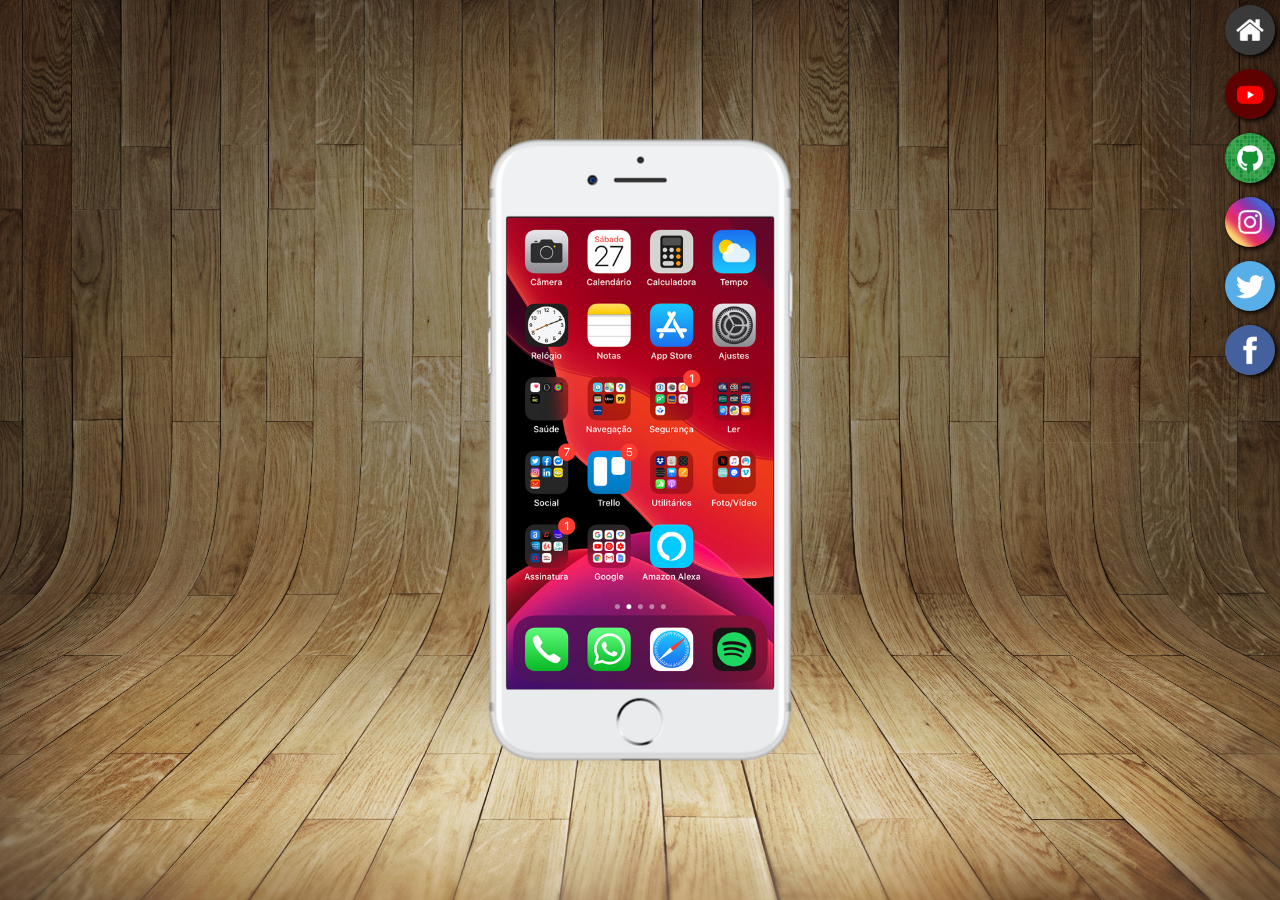
<file: index.html>
<!DOCTYPE html>
<html lang="pt-br">
<head>
    <meta charset="UTF-8">
    <meta http-equiv="X-UA-Compatible" content="IE=edge">
    <meta name="viewport" content="width=device-width, initial-scale=1.0">
    <link rel="stylesheet" href="style.css">
    <link rel="shortcut icon" href="favicon.ico" type="image/x-icon">
    <title>Projeto Redes Sociais</title>
</head>
<body>
    <main>
        <section id="telefone">
            <iframe src="home.html" name="tela" id="tela" frameborder="0"></iframe> 
        </section>

        <section id="redes-sociais">        

            <a href="home.html" target="tela"><img src="imagens/logo-home.jpg" alt="home"></a><br>

            <a href="youtube.html" target="tela"><img src="imagens/logo-youtube.jpg" alt="Youtube"></a><br>

            <a href="github.html" target="tela"><img src="imagens/logo-github.jpg" alt="GitHub"></a><br>

            <a href="instagran.html" target="tela"><img src="imagens/logo-instagram.jpg" alt="Instagran"></a><br>

            <a href="twitter.html" target="tela"><img src="imagens/logo-twitter.jpg" alt="Twiter"></a><br>

            <a href="facebook.html" target="tela"><img src="imagens/logo-facebook.jpg" alt="Facebook"></a>

        </section>

    </main>
</body>
</html>
</file>
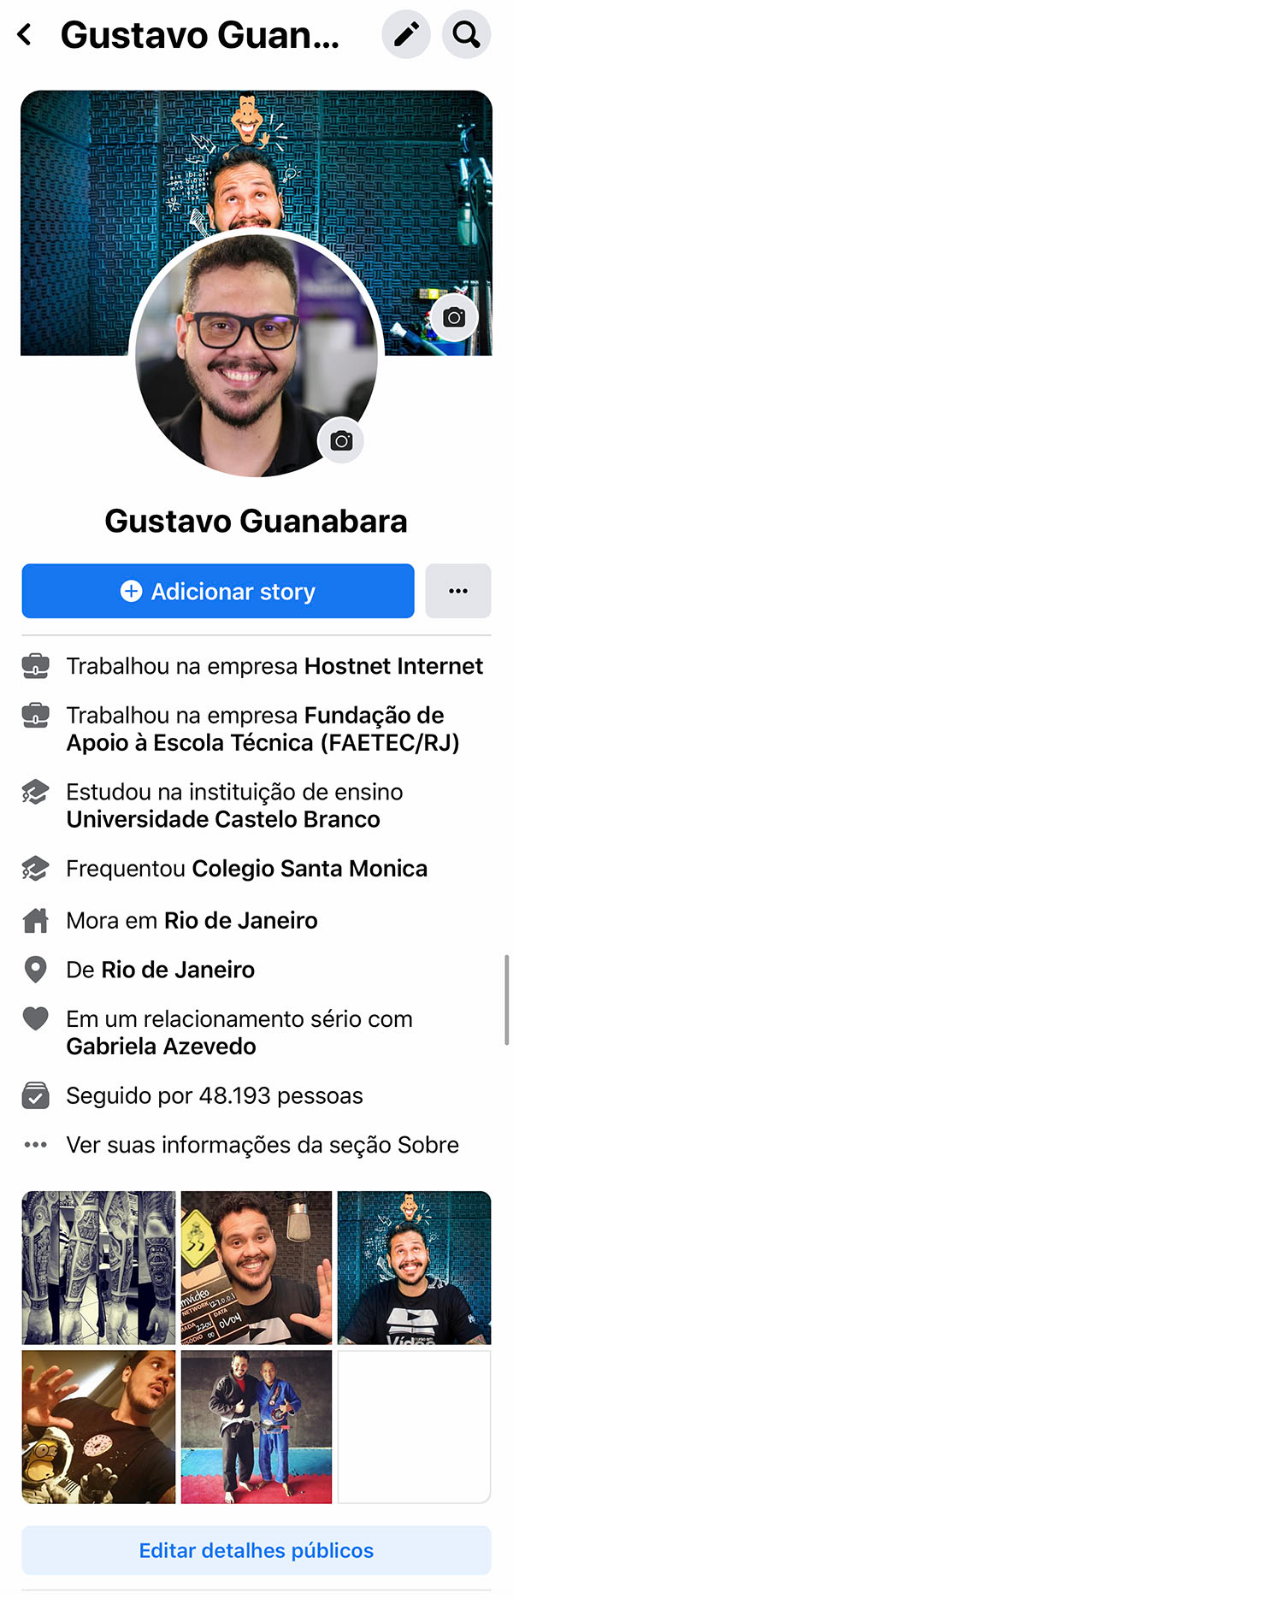
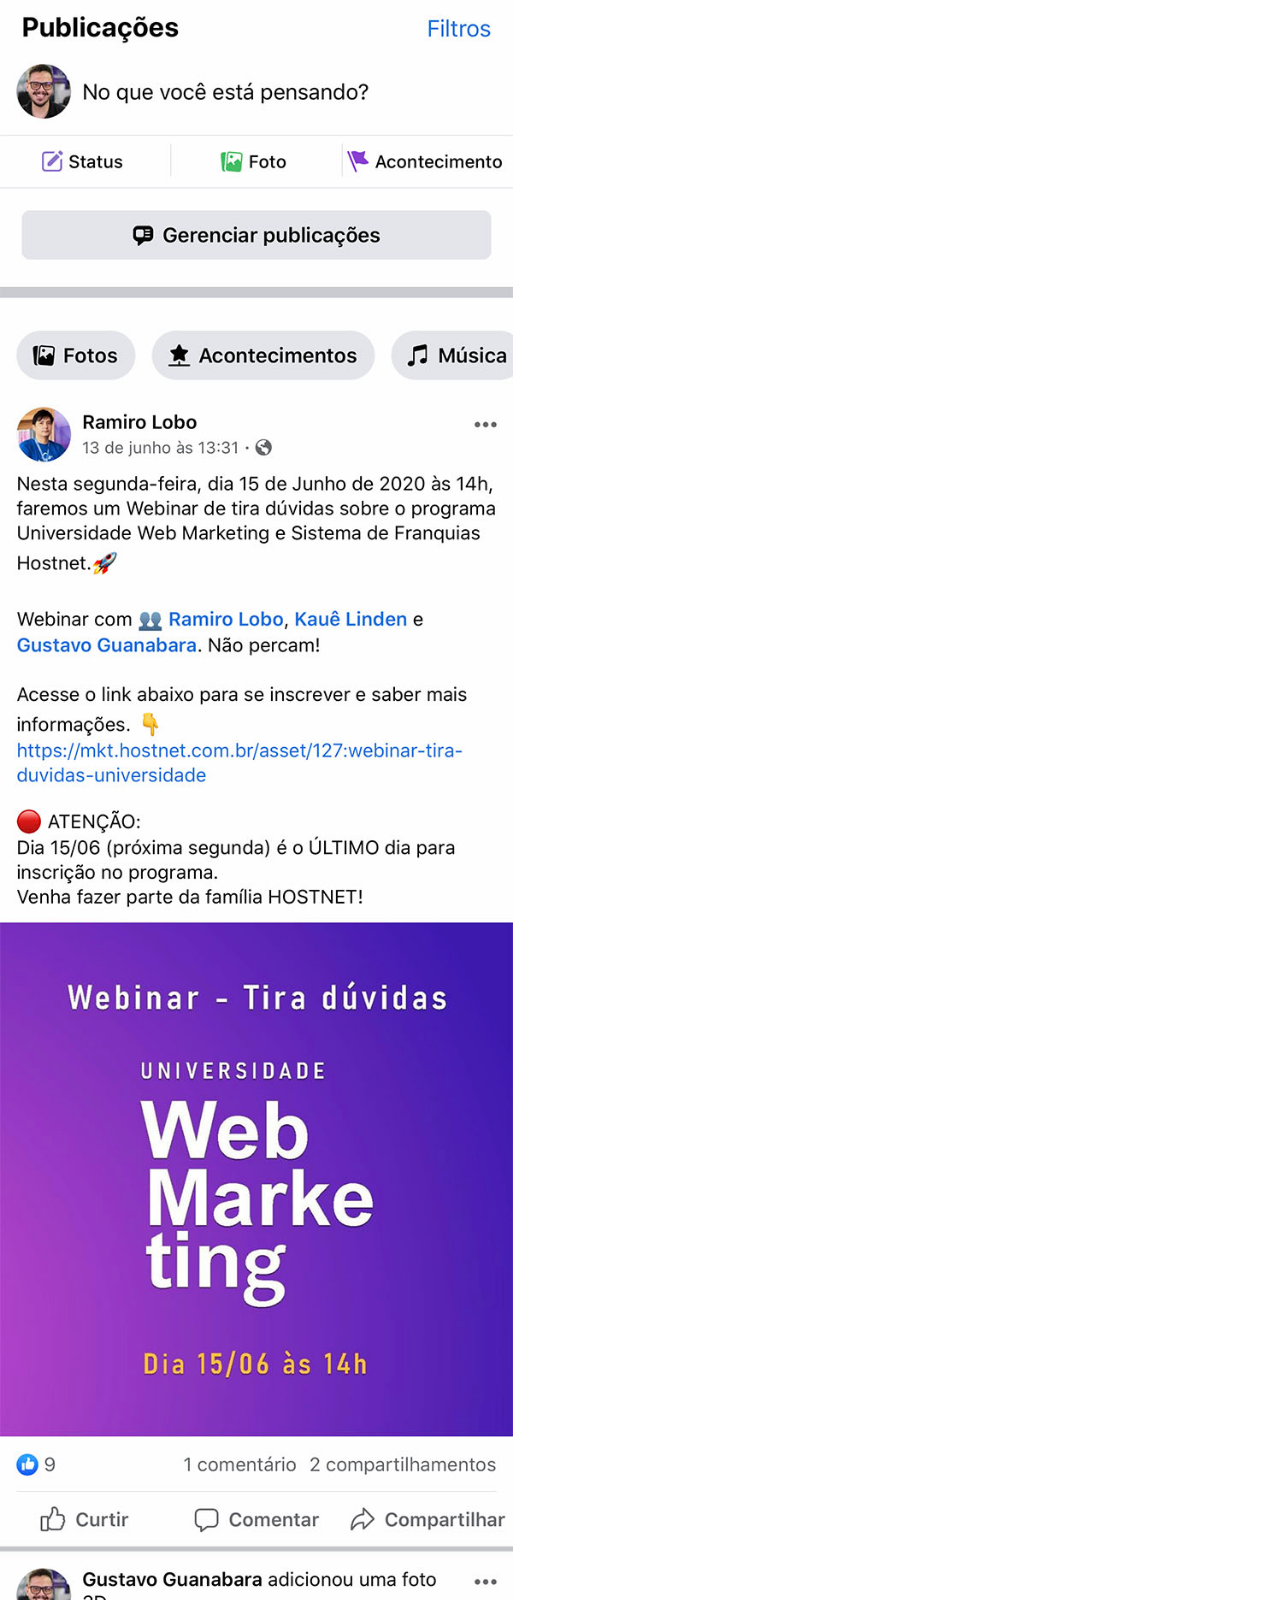
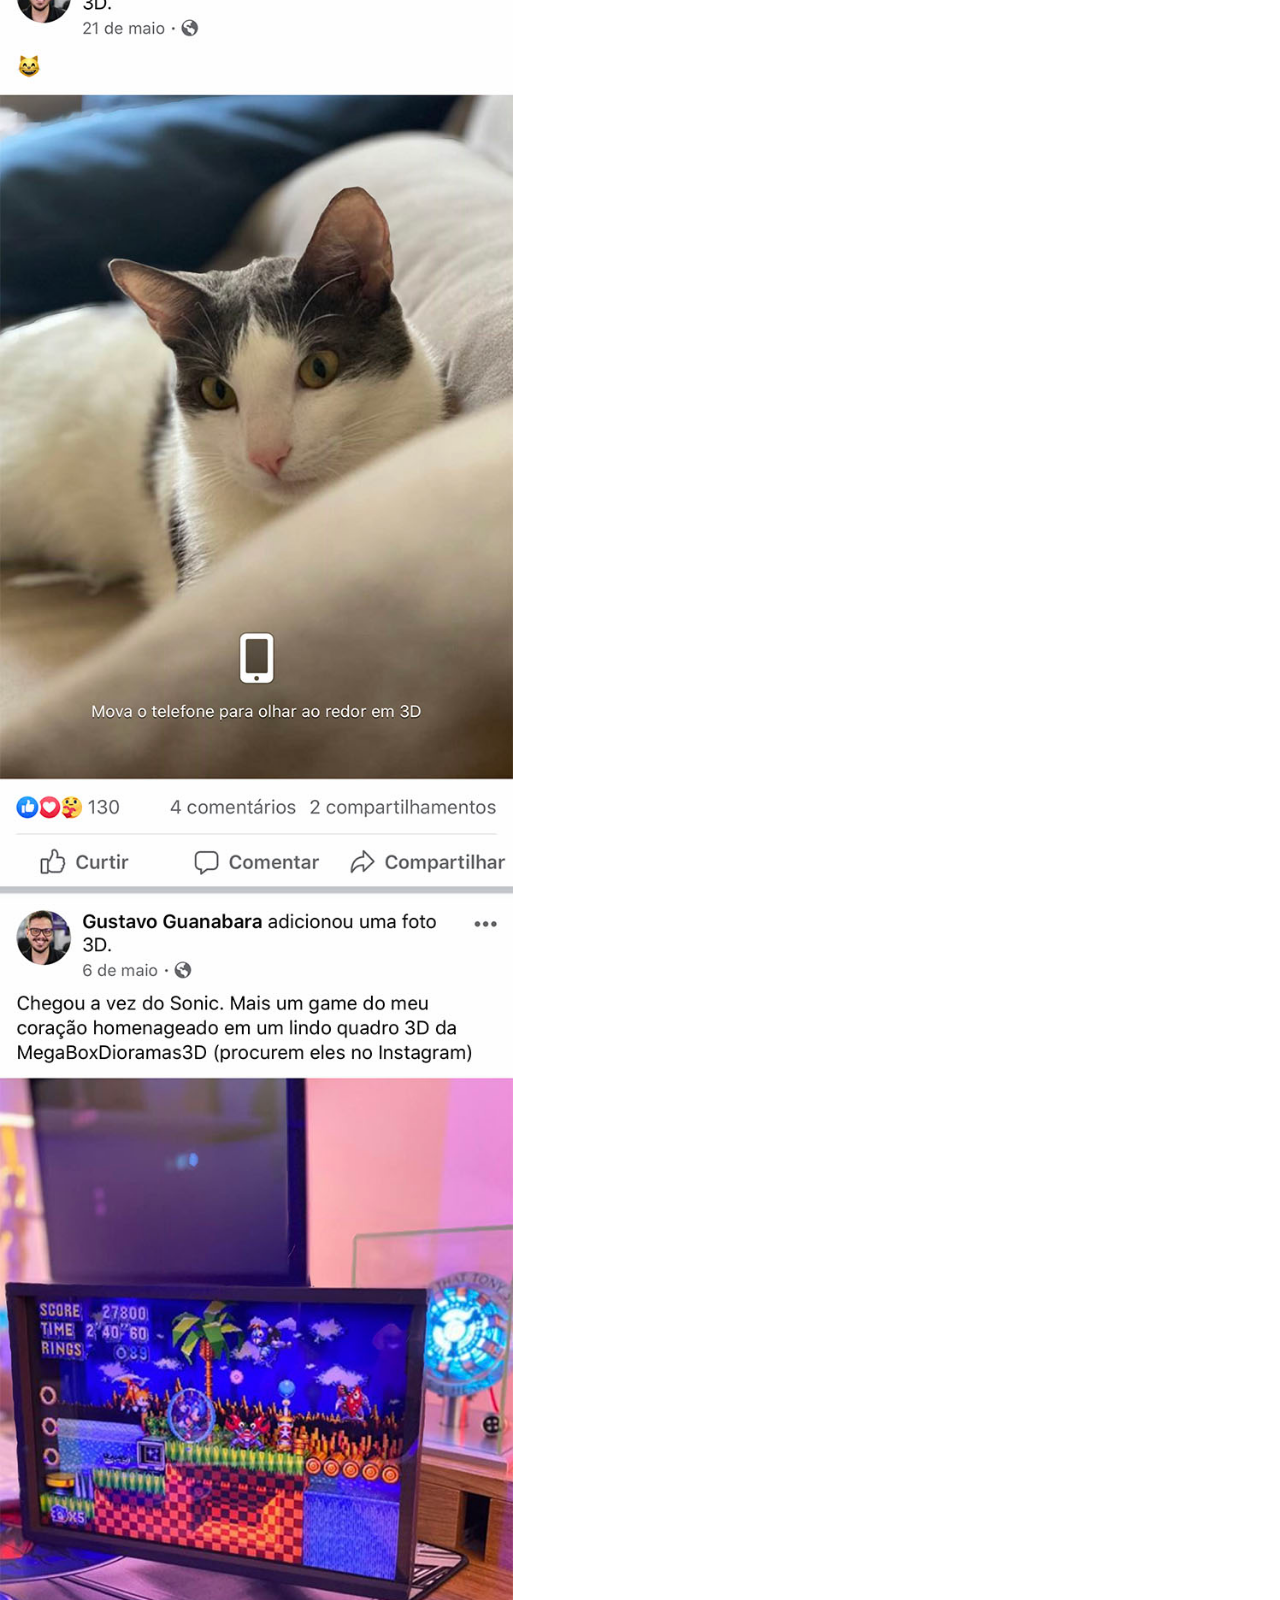
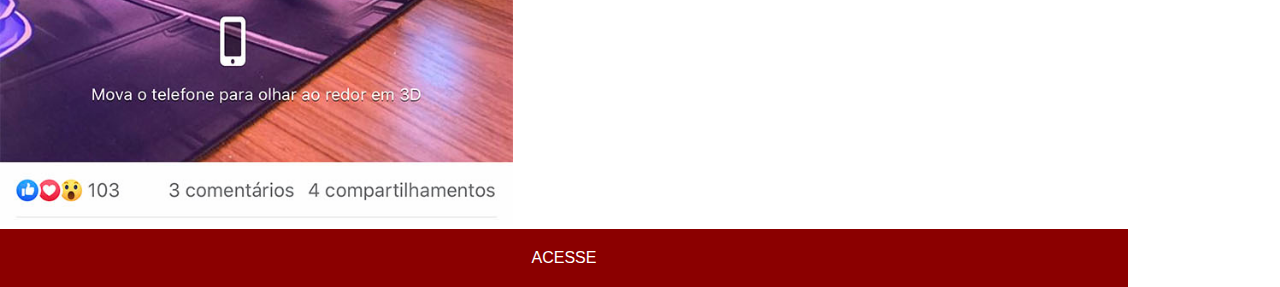
<file: facebook.html>
<!DOCTYPE html>
<html lang="pt-br">
<head>
    <meta charset="UTF-8">
    <meta http-equiv="X-UA-Compatible" content="IE=edge">
    <meta name="viewport" content="width=device-width, initial-scale=1.0">
    <link rel="stylesheet" href="estilos/social.css">
    <title>Facebook</title>
</head>
<body>
    <img src="imagens/tela-facebook.jpg" alt="Facebook">
    <a href="https://pt-br.facebook.com/" target="_blank">ACESSE</a>
</body>
</html>
</file>
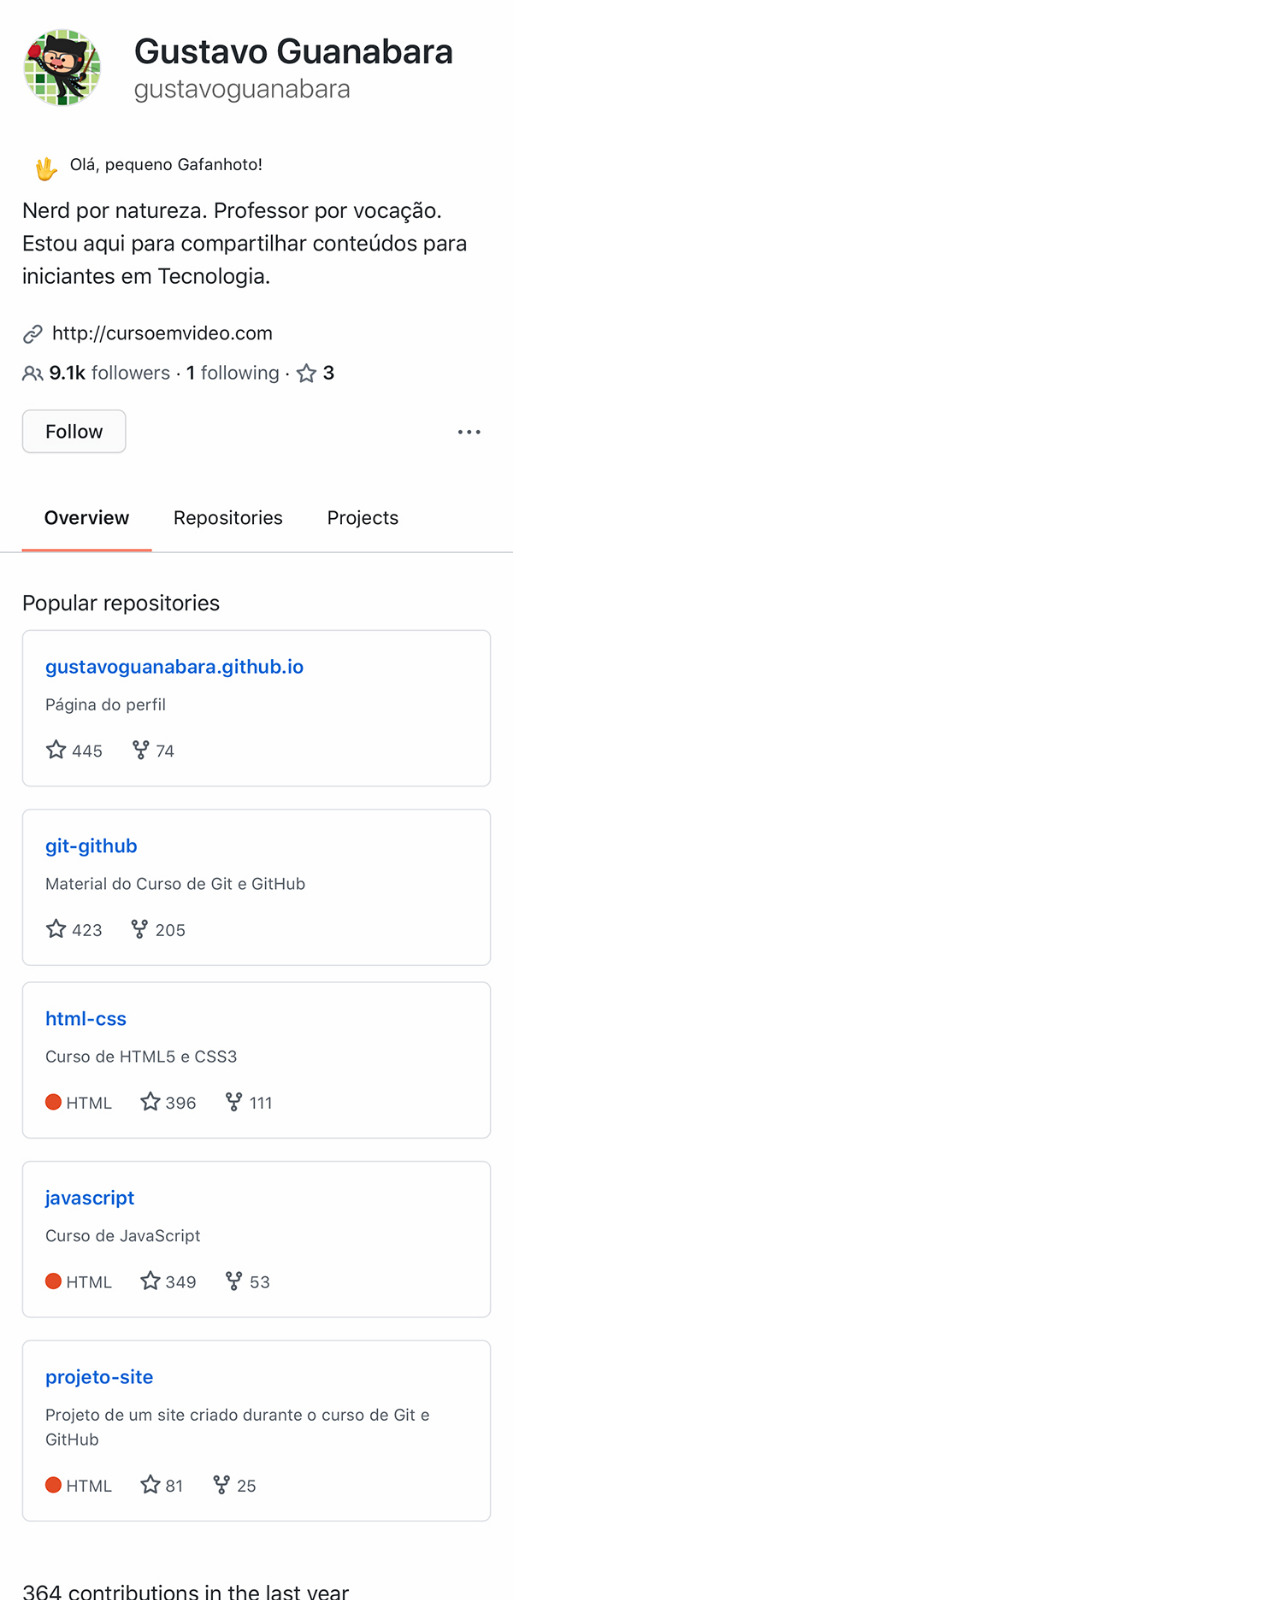
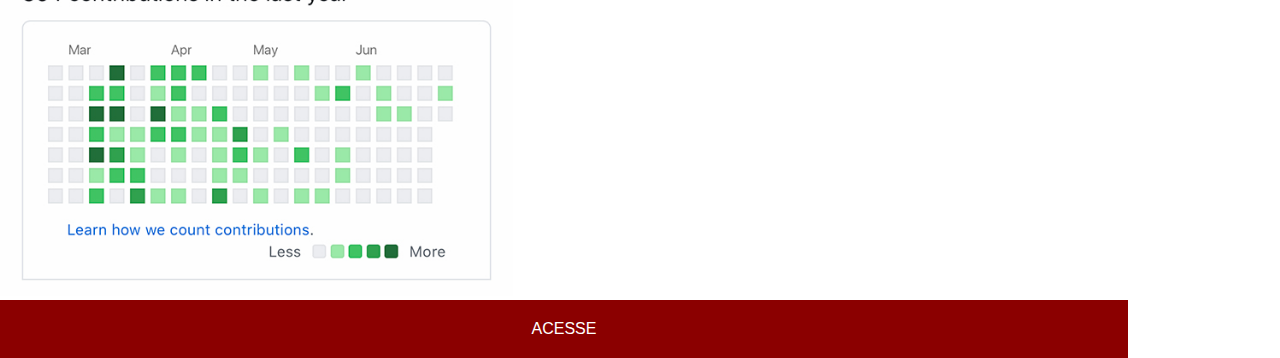
<file: github.html>
<!DOCTYPE html>
<html lang="pt-br">
<head>
    <meta charset="UTF-8">
    <meta http-equiv="X-UA-Compatible" content="IE=edge">
    <meta name="viewport" content="width=device-width, initial-scale=1.0">
    <link rel="stylesheet" href="estilos/social.css">
    <title>GitHub</title>
    
</head>
<body>
    <img src="imagens/tela-github.jpg" alt="GitHub">
    <a href="https://github.com/LuizNogueira12" target="_blank">ACESSE</a>
</body>
</html>
</file>
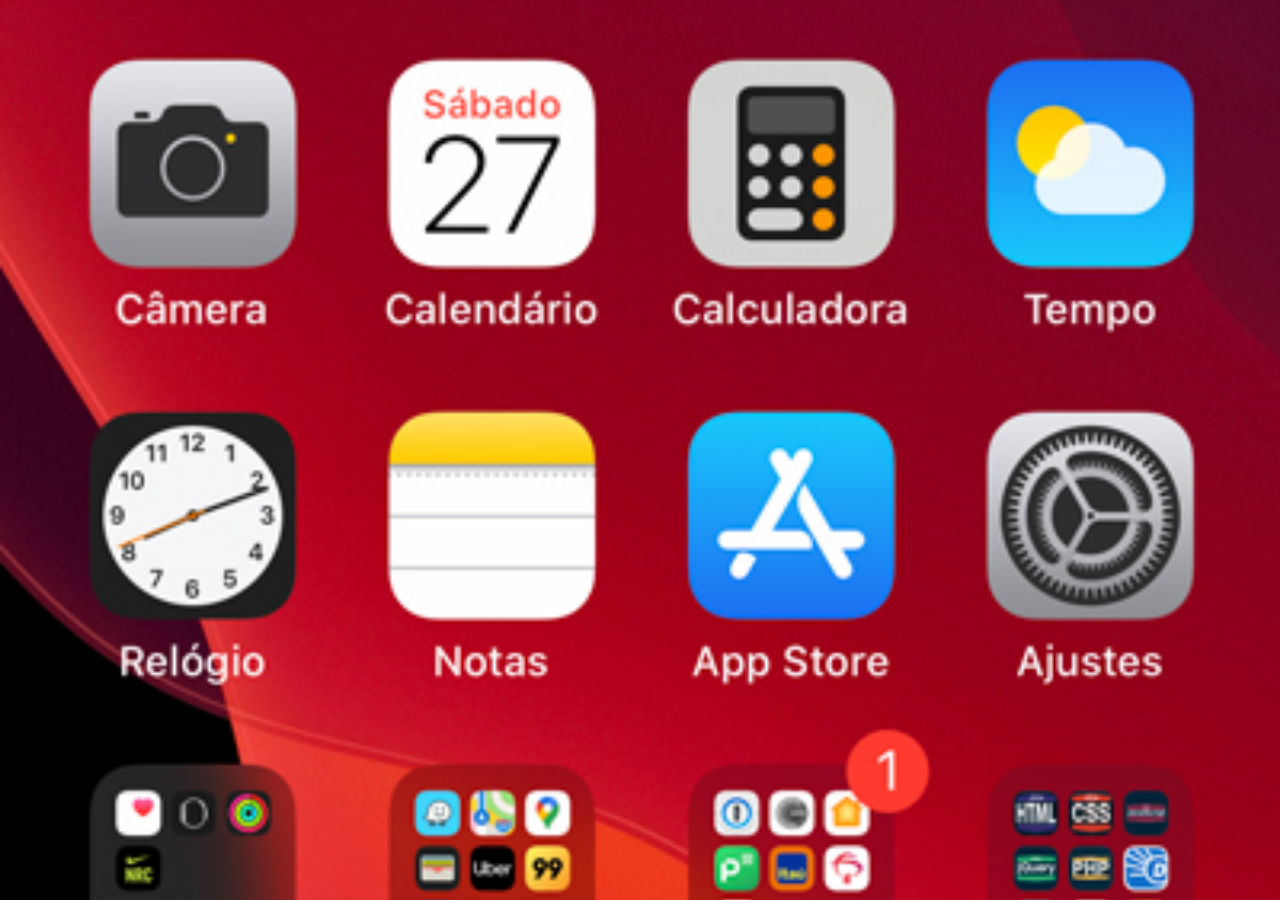
<file: home.html>
<!DOCTYPE html>
<html lang="pt-br">
<head>
    <meta charset="UTF-8">
    <meta http-equiv="X-UA-Compatible" content="IE=edge">
    <meta name="viewport" content="width=device-width, initial-scale=1.0">
    <title>Home</title>
</head>
<body>
    <style>
        
        *{
            margin: 0px;
            padding: 0px;
        }
        body {
            width: 100vw;
            height: 100vh;
            background: black url('imagens/tela-home.jpg');
            background-repeat: no-repeat;
            background-position: top center;
            background-size: cover;
        }

    </style>
</body>
</html>
</file>
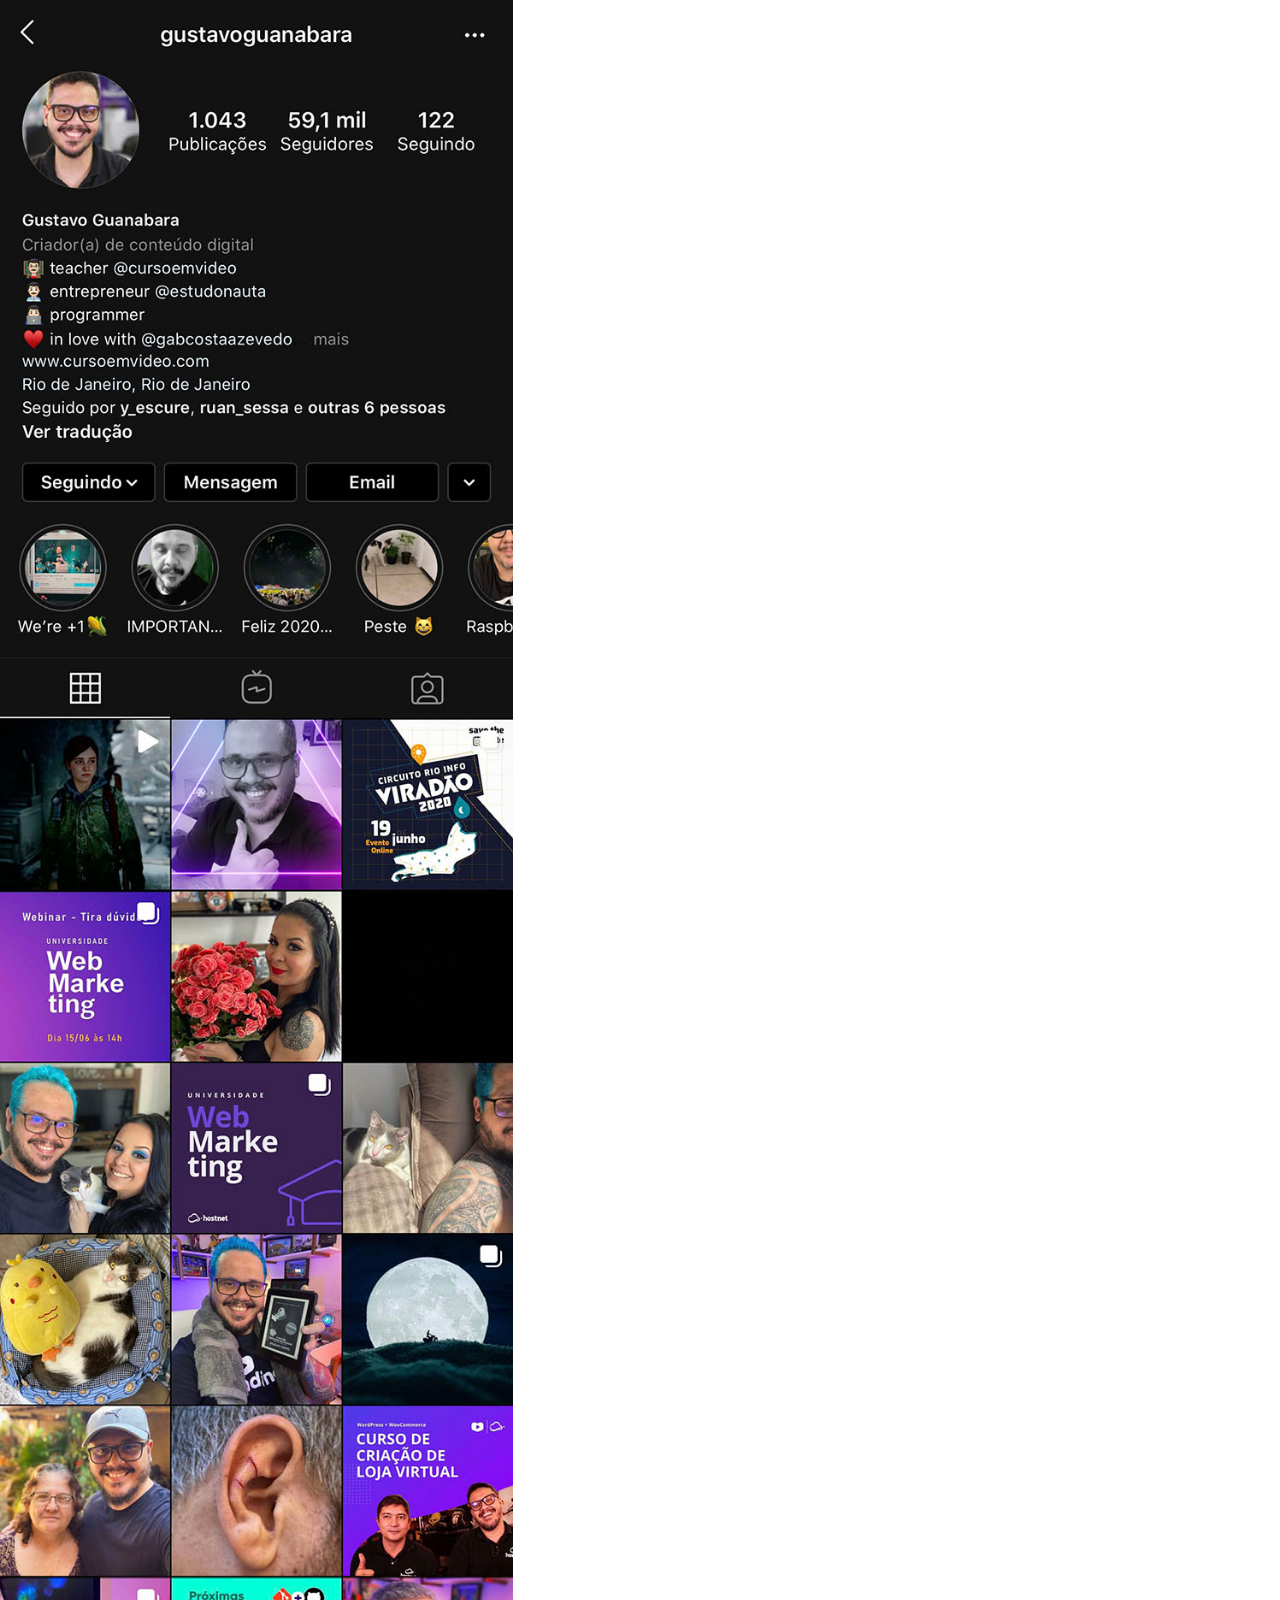
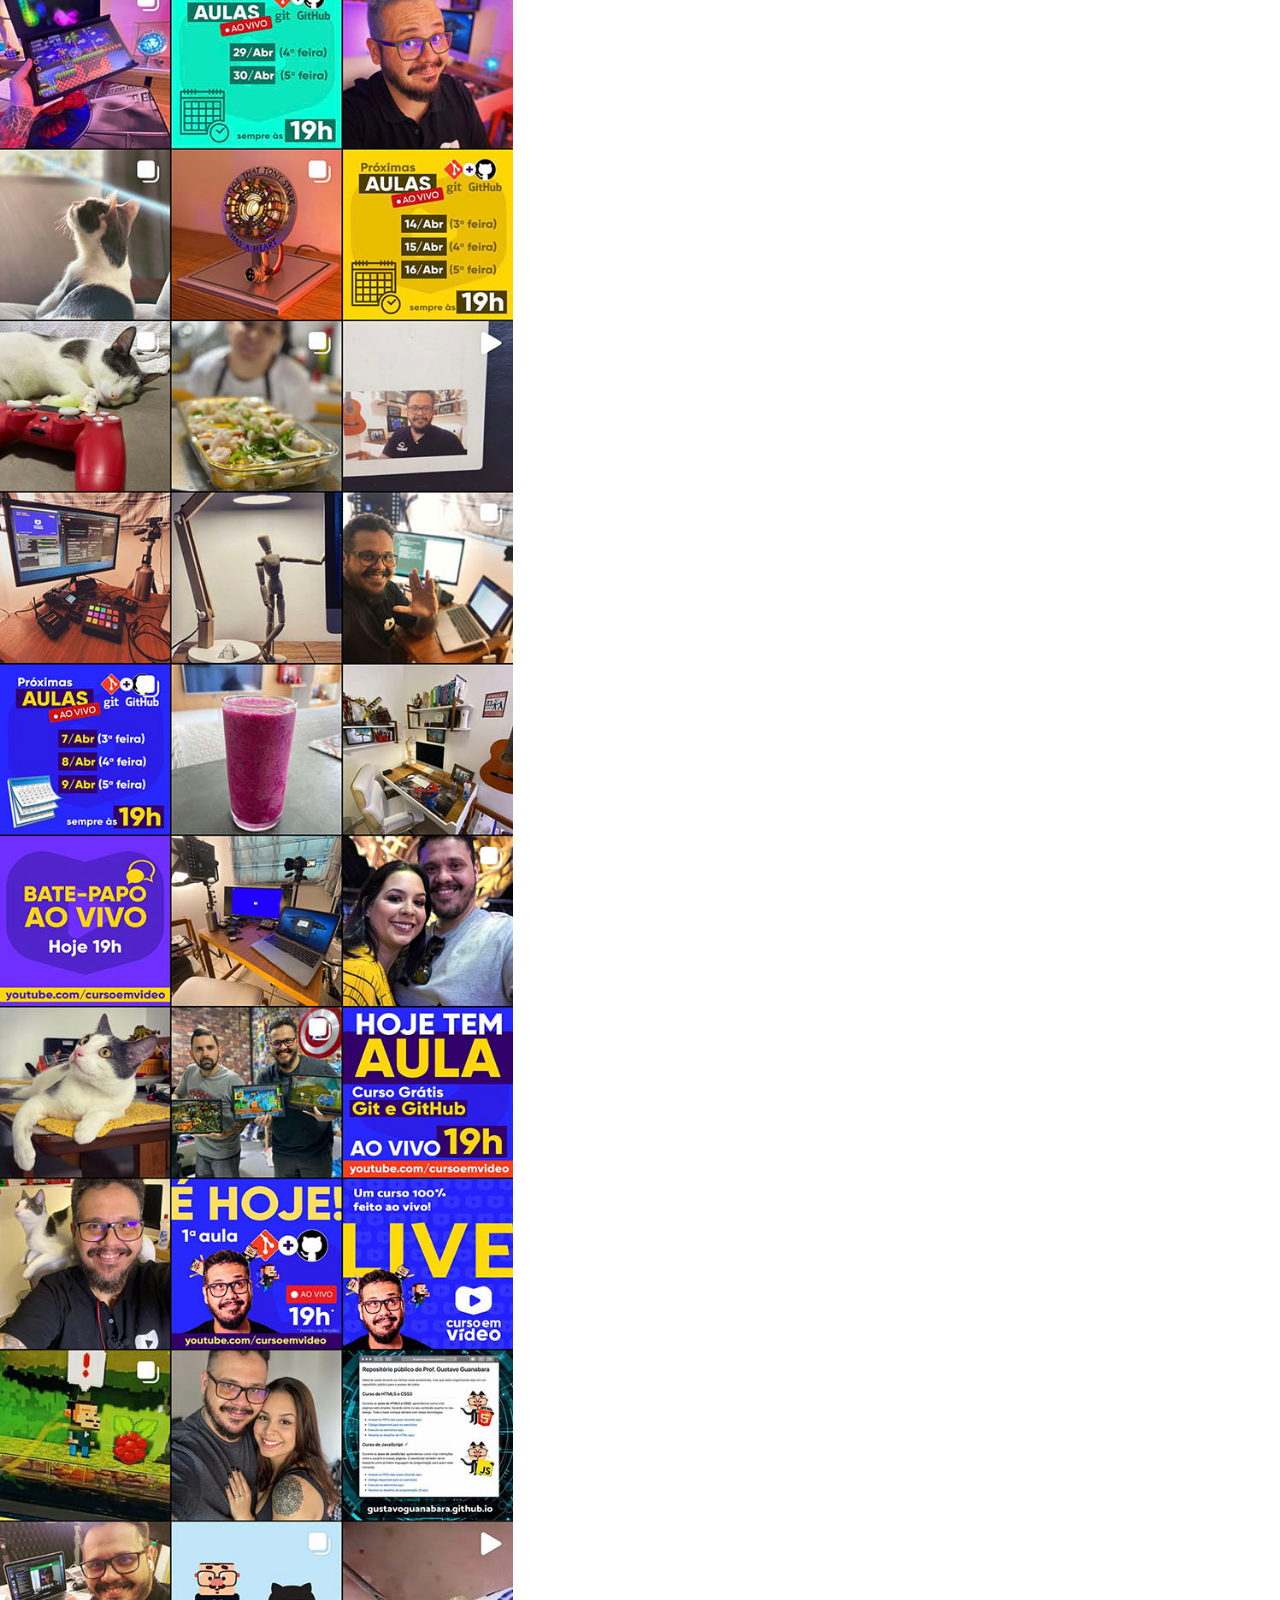
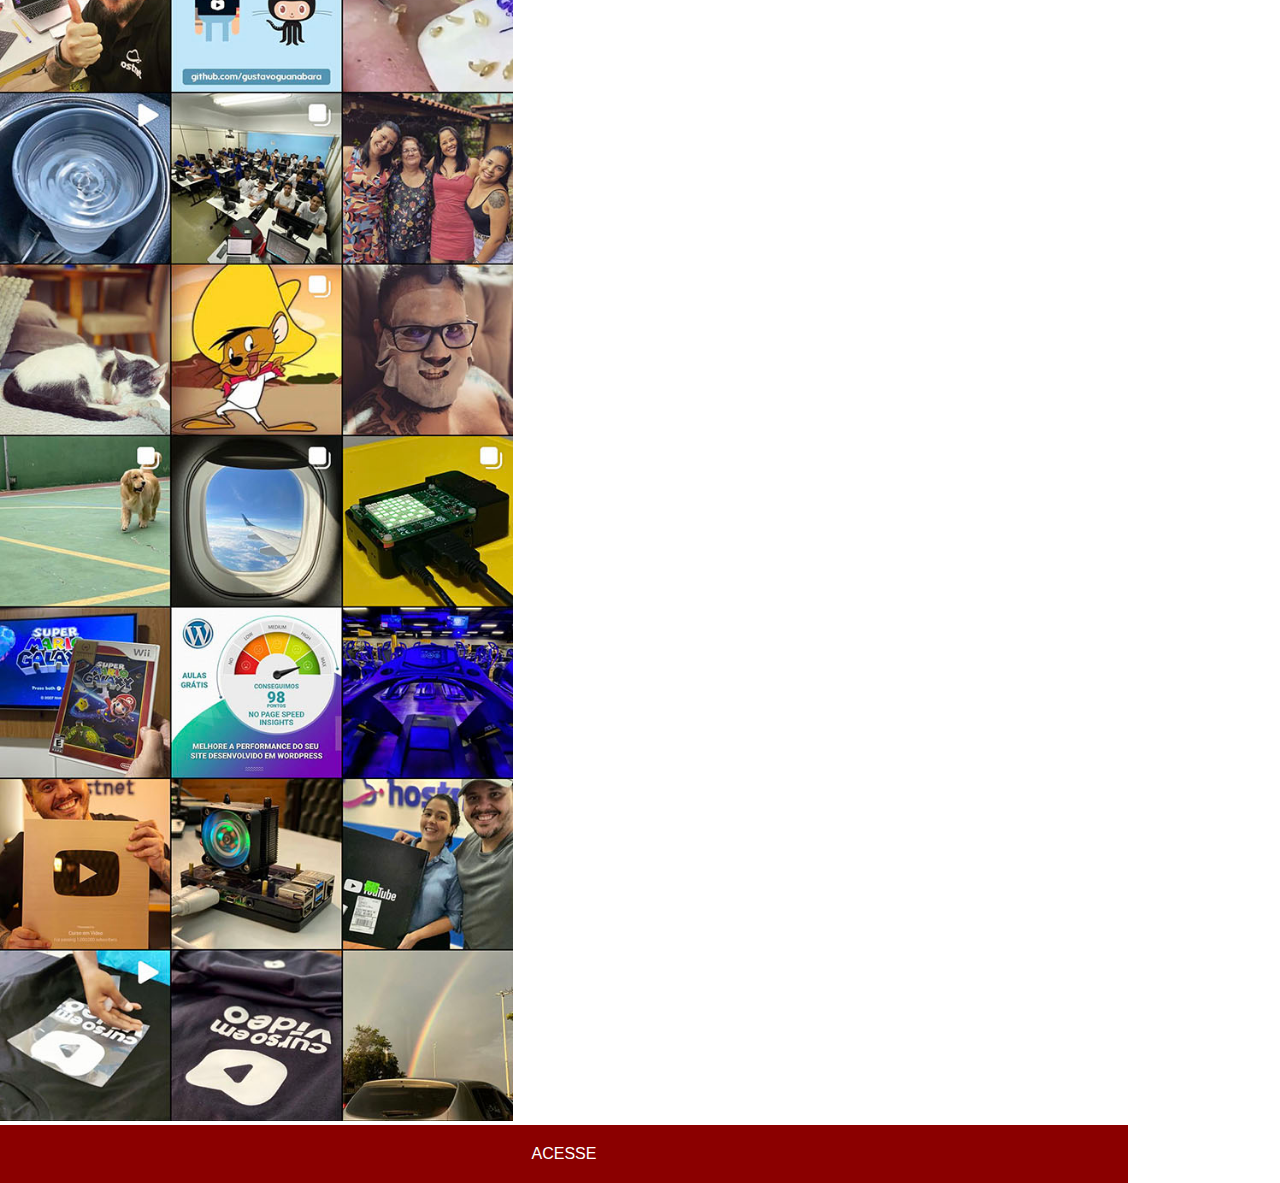
<file: instagran.html>
<!DOCTYPE html>
<html lang="pt-br">
<head>
    <meta charset="UTF-8">
    <meta http-equiv="X-UA-Compatible" content="IE=edge">
    <meta name="viewport" content="width=device-width, initial-scale=1.0">
    <link rel="stylesheet" href="estilos/social.css">
    <title>Instagran</title>
</head>
<body>
    <img src="imagens/tela-instagram.jpg" alt="Instagran">
    <a href="https://www.instagram.com/" target="_blank">ACESSE</a>
</body>
</html>
</file>
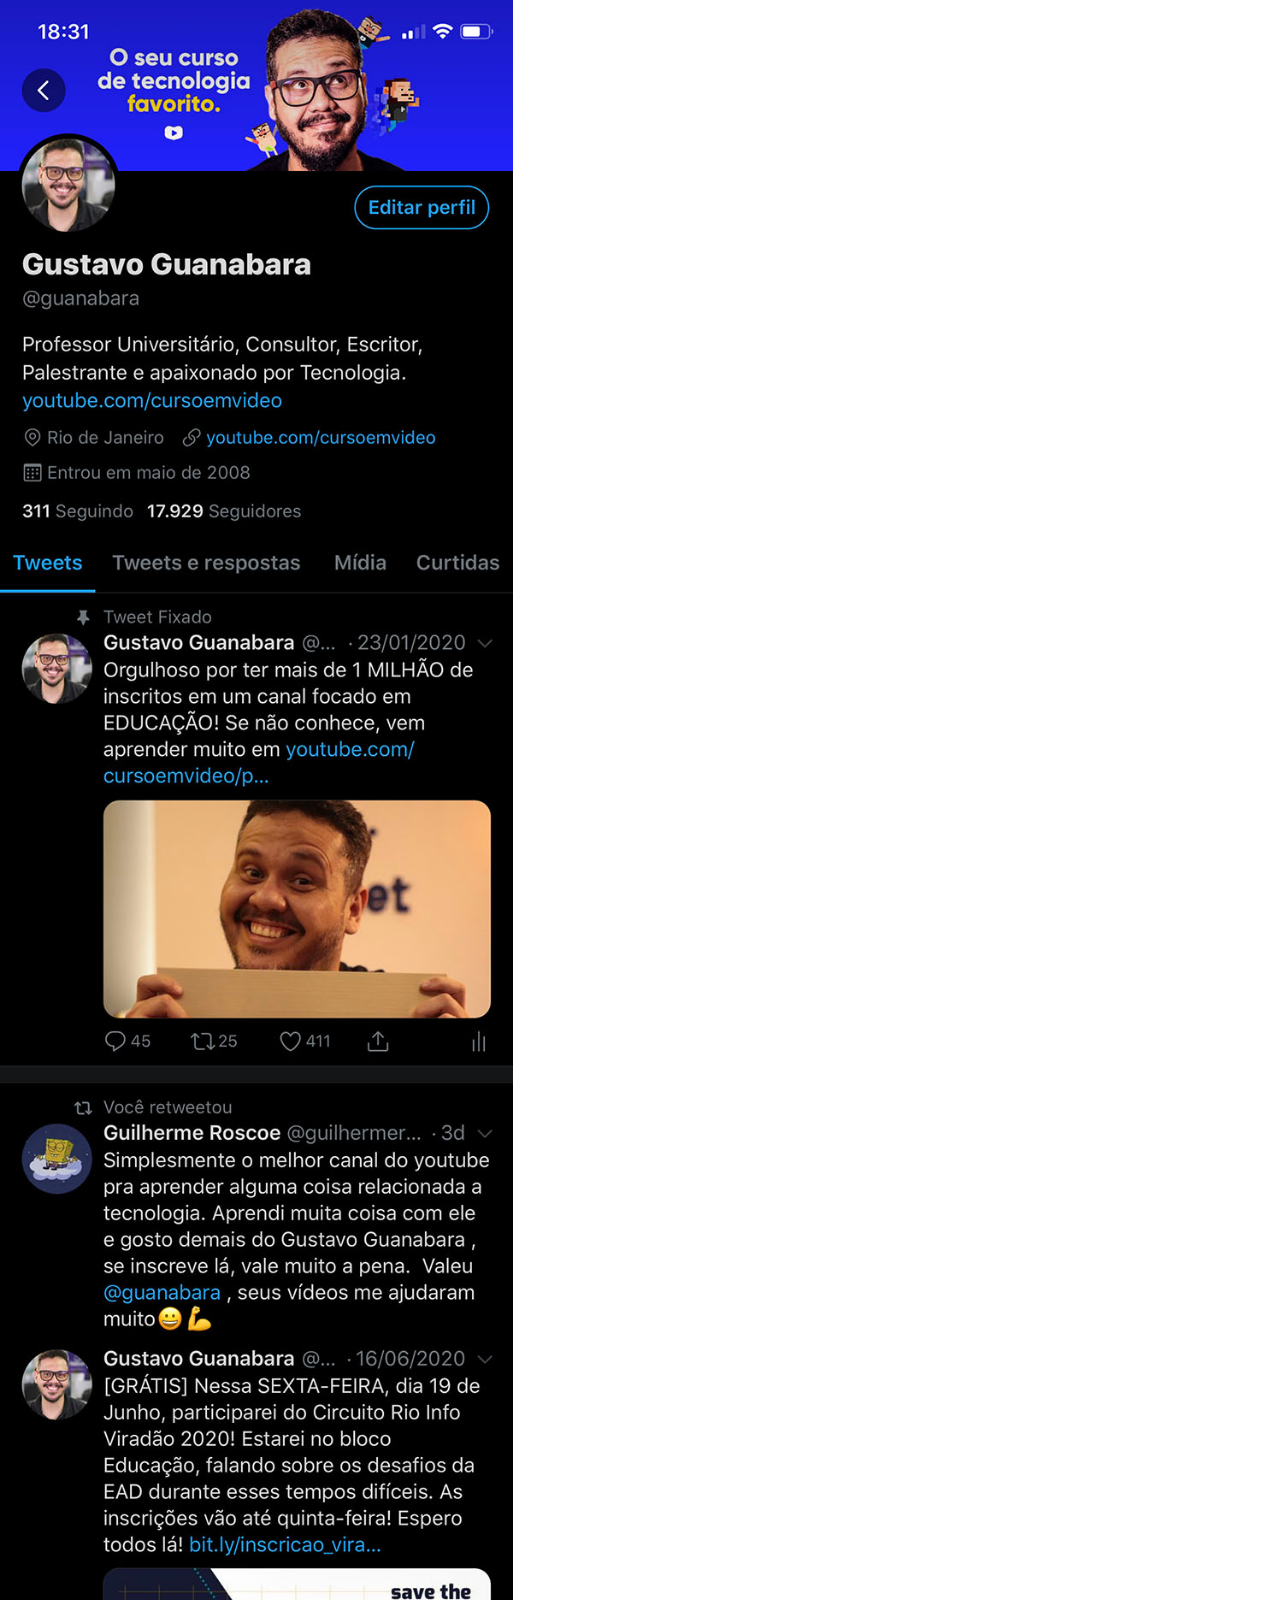
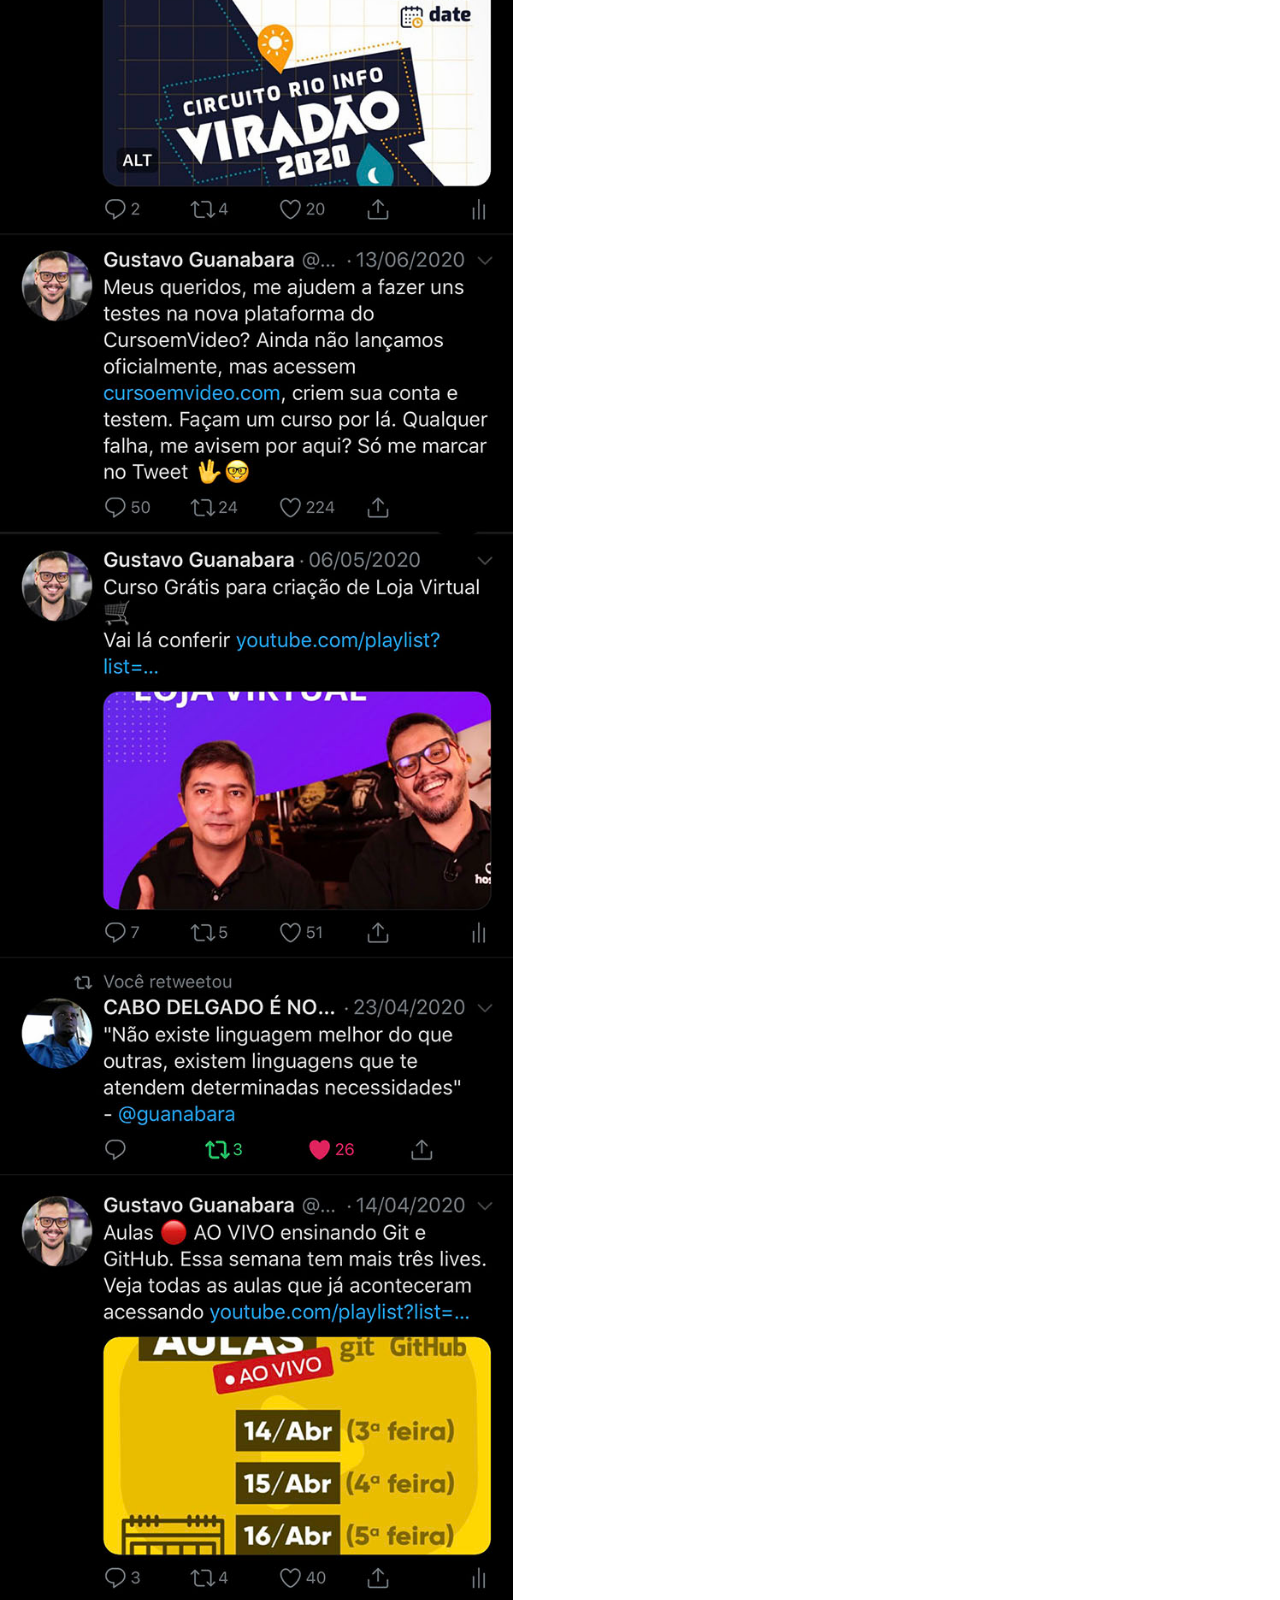
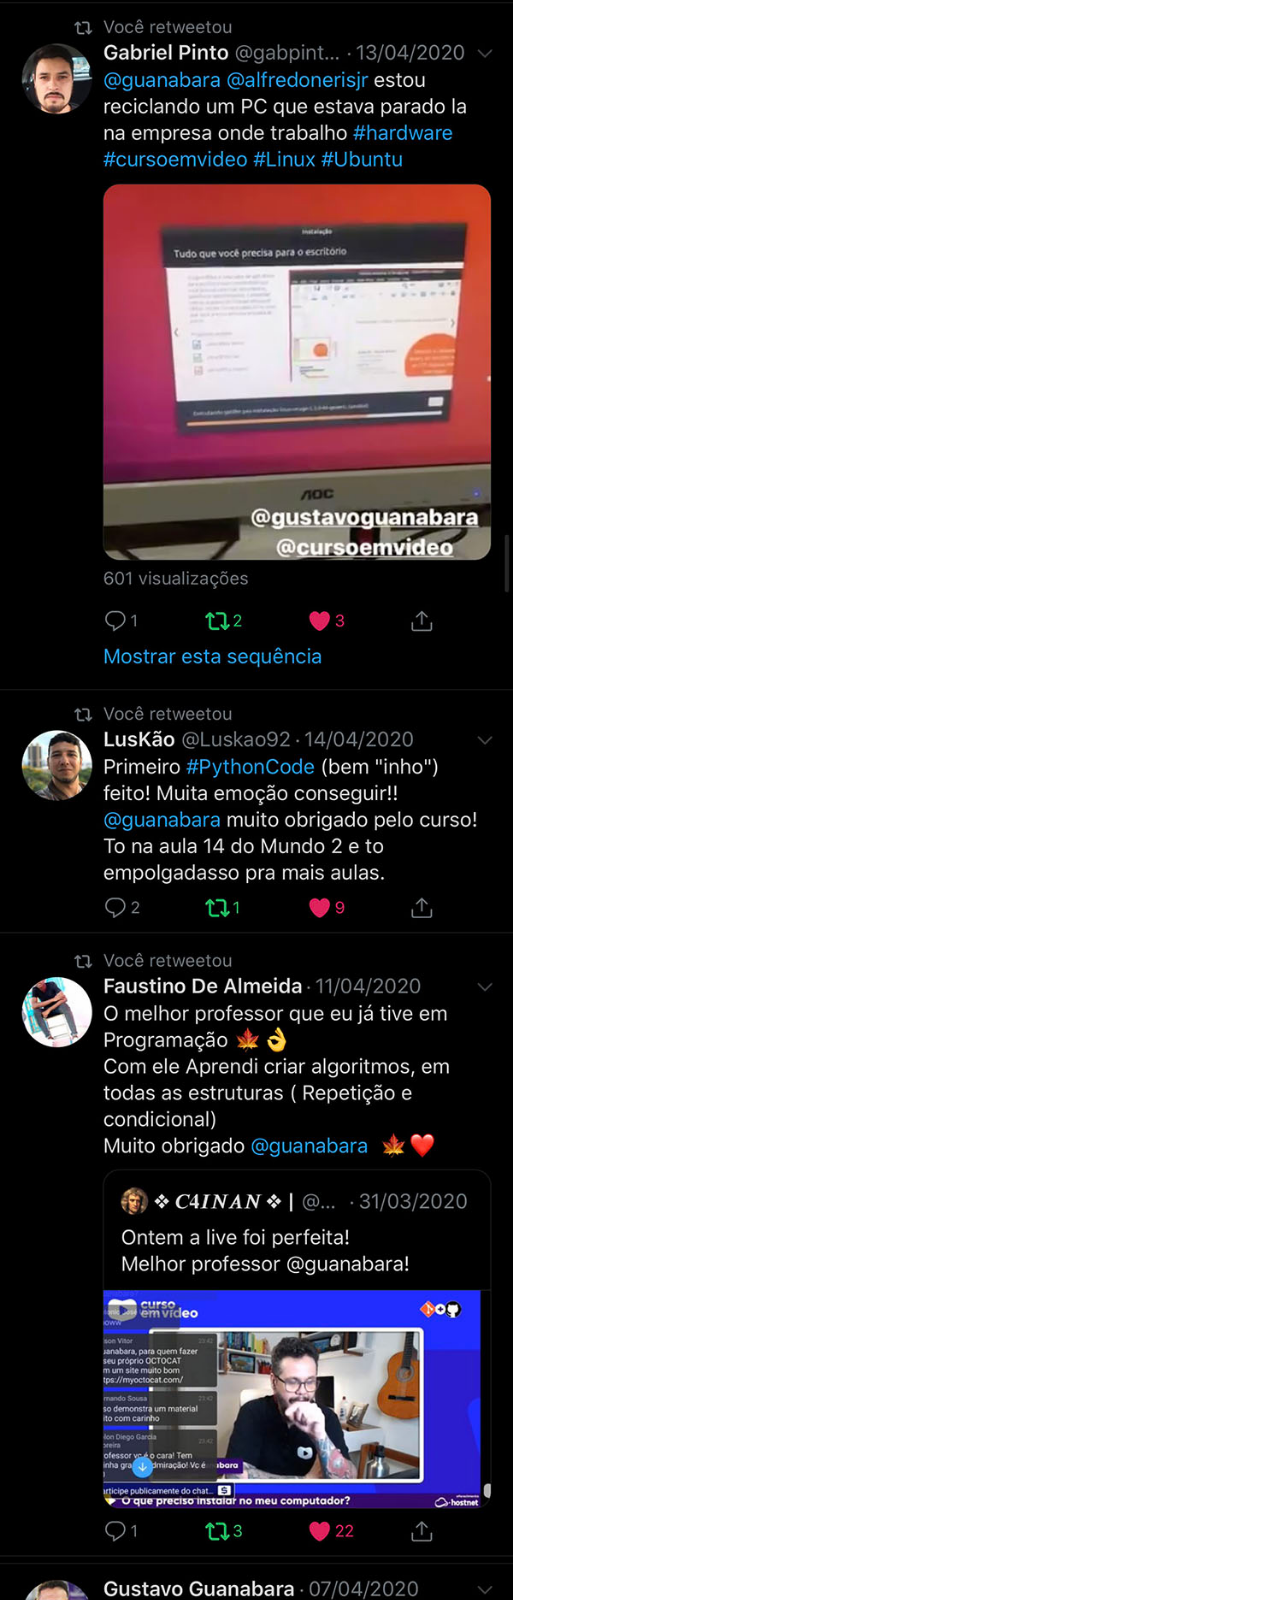
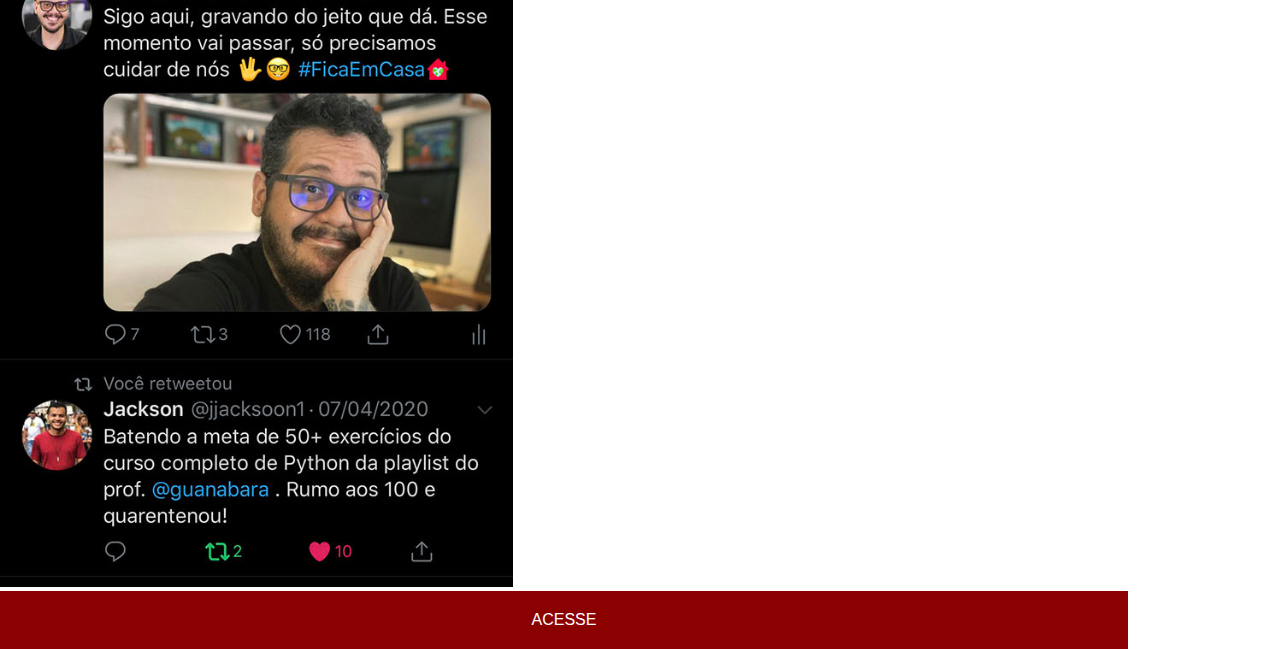
<file: twitter.html>
<!DOCTYPE html>
<html lang="pt-br">
<head>
    <meta charset="UTF-8">
    <meta http-equiv="X-UA-Compatible" content="IE=edge">
    <meta name="viewport" content="width=device-width, initial-scale=1.0">
    <link rel="stylesheet" href="estilos/social.css">
    <title>Twitter</title>
</head>
<body>
    <img src="imagens/tela-twitter.jpg" alt="Twitter">
    <a href="https://twitter.com/" target="_blank">ACESSE</a>
</body>
</html>
</file>
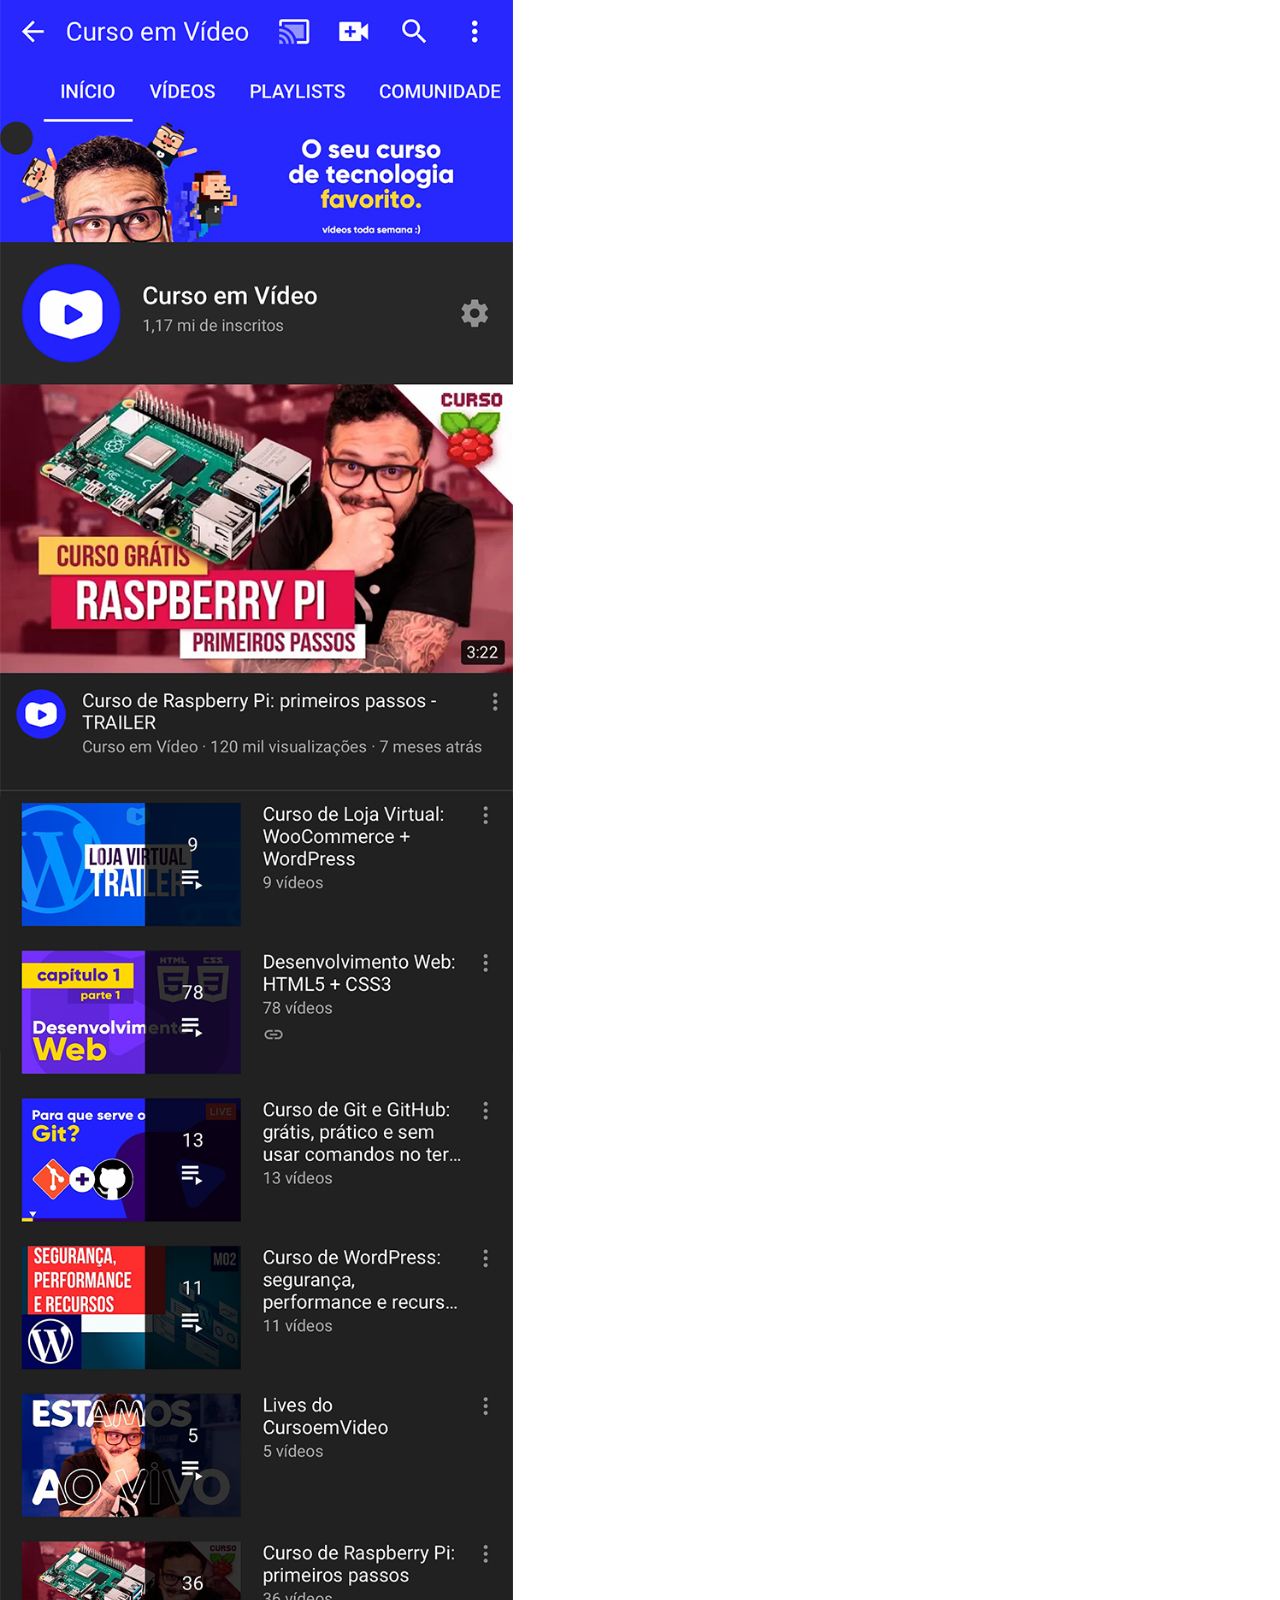
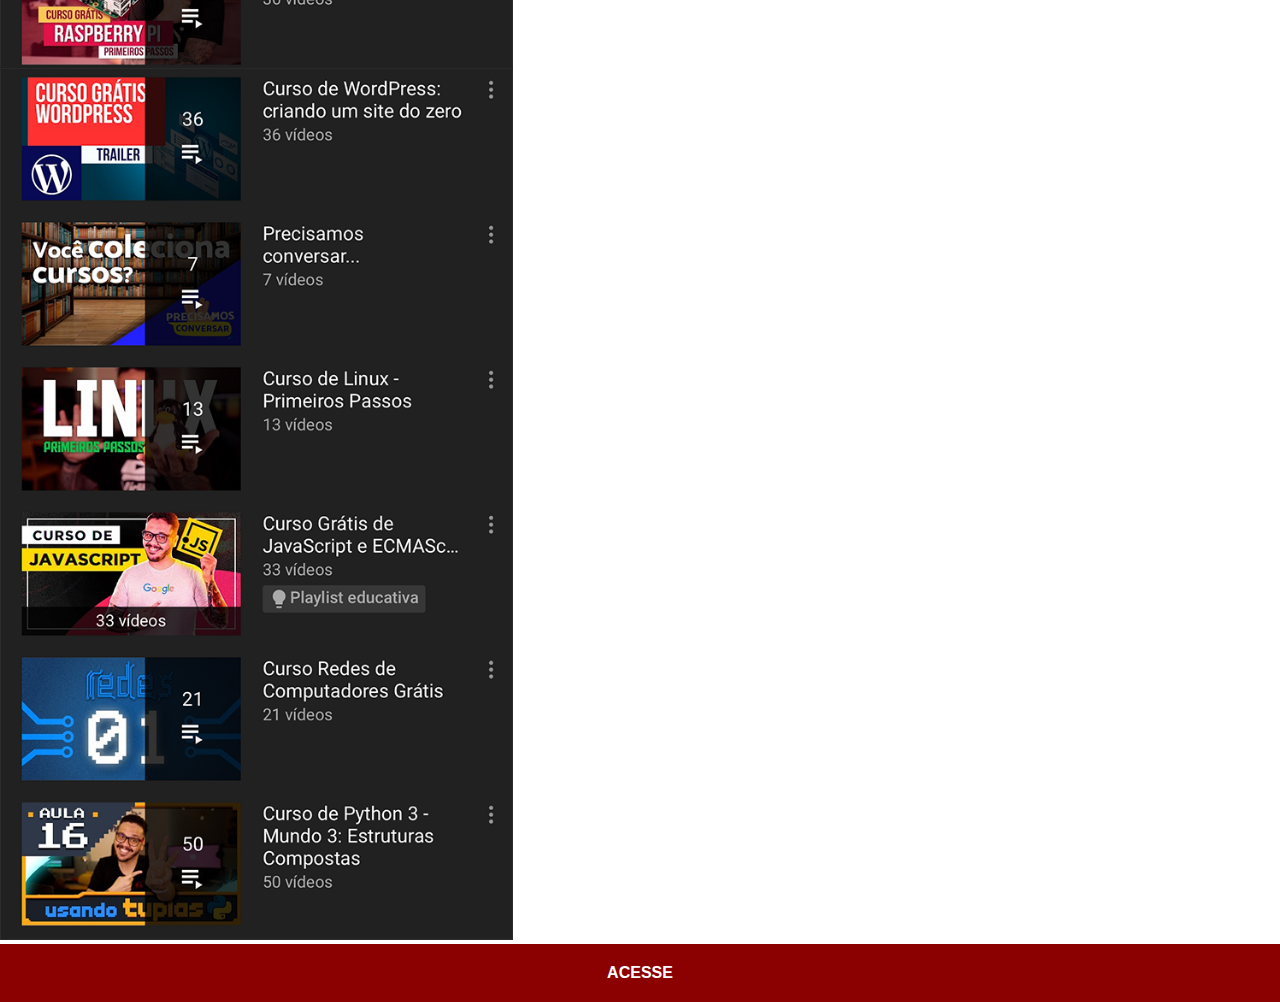
<file: youtube.html>
<!DOCTYPE html>
<html lang="pt-br">
<head>
    <meta charset="UTF-8">
    <meta http-equiv="X-UA-Compatible" content="IE=edge">
    <meta name="viewport" content="width=device-width, initial-scale=1.0">
    <title>Youtube</title>
    <style>
        *{
            padding: 0px;
            margin: 0px;
            font-family: Arial, Helvetica, sans-serif;
        }

        ::-webkit-scrollbar{  /* Quando quero tirar o scrol do projeto */
            width: 0px;
            height: 0px;
        }

        img{
            width: 57vh;
        }

        a{
            display: block;
            background-color: darkred;
            color: white;
            padding: 20px;
            text-align: center;
            font-weight: bolder;
            text-decoration: none;
        }
    </style>
</head>
<body>
    <img src="imagens/tela-youtube.png" alt="Youtube">
    <a href="https://www.youtube.com/@CursoemVideo/playlists" target="_blank">ACESSE</a>
</body>
</html>
</file>
<file: style.css>
@charset "UTF-8";

*{
    margin: 0;
    padding: 0;
    font-family: Arial, Helvetica, sans-serif;
}

body, html{
    height: 100vh;
    width: 100vw;
    background-color: black; 
}

body{
    background-image: url('imagens/fundo-madeira.jpg'); 
    background-size: cover;
    background-attachment: fixed;
}


main{
    height: 100vh;
    position: relative;
}


section#telefone{
    height: 627px;
    width: 311px;
    background-image: url('imagens/frame-iphone.png');
    background-repeat: no-repeat;

    position: absolute;
    top:50%;
    left:50%;
    transform: translate(-50%,-50%);

}

iframe#tela{
    position: relative;
    top: 81px;
    left: 22px;
    width: 267px;
    height: 472px;
}

section#redes-sociais{
    text-align: right;
}

section#redes-sociais img{
    border-radius: 50%;
    width: 50px;
    top: 30px;
    margin: 5px;
    box-shadow: 2px 2px 5px black;
    box-sizing: border-box;
}

section#redes-sociais img:hover{
    border: 2px solid tomato;
    transform: translate(-3px, -3px);
    box-shadow: 5px 5px 10px black;
    transition: .5s border .5s;
}
</file>
<file: estilos/social.css>
@charset "UTF-8";

*{
    margin: 0px;
    padding: 0px;
    font-family: Arial, Helvetica, sans-serif;
}

::-webkit-scrollbar{
    padding: 0px;
    height: 0px;
    width: 0px;
}

img{
    width: 57vh;
}

a{  
    display: block;
    background-color: darkred;
    width: 85vw;
    text-align: center;
    color: white;
    text-decoration: none;
    padding: 20px;
}

a:hover{
    background-color: red;
}
</file>
